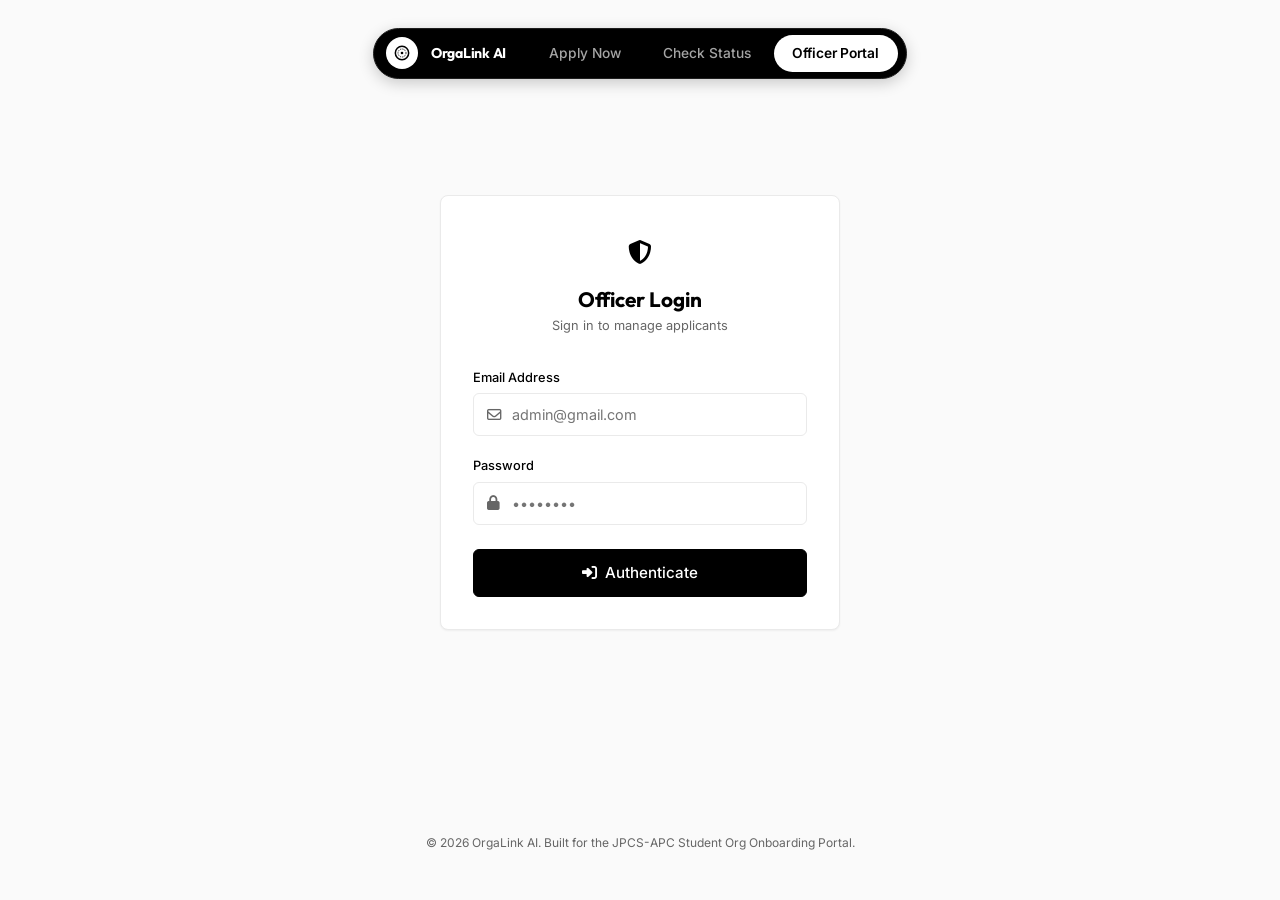
<file: officer.html>
<!DOCTYPE html>
<html lang="en">
<head>
  <meta charset="UTF-8">
  <meta name="viewport" content="width=device-width, initial-scale=1.0">
  <title>OrgaLink AI - Officer Portal</title>
  <meta name="description" content="Secure administrative panel for JPCS-APC recruitment officers to review applicant RAG matches and manage checklist access.">
  
  <!-- Typography & Icons -->
  <link rel="preconnect" href="https://fonts.googleapis.com">
  <link rel="preconnect" href="https://fonts.gstatic.com" crossorigin>
  <link href="https://fonts.googleapis.com/css2?family=Fira+Code:wght@400;500&family=Inter:wght@300;400;500;600;700&family=Outfit:wght@300;400;500;600;700;800&display=swap" rel="stylesheet">
  <link rel="stylesheet" href="https://cdnjs.cloudflare.com/ajax/libs/font-awesome/6.4.0/css/all.min.css">
  <link rel="icon" type="image/svg+xml" href="favicon.svg">
  
  <link rel="stylesheet" href="style.css">
</head>
<body>

  <div class="app-container">
    <!-- Header -->
    <header class="app-header">
      <!-- Navigation Links -->
      <nav class="app-nav">
        <div class="nav-logo-wrapper">
          <!-- Concentric Circle Minimalist Logo -->
          <svg class="nav-logo-icon" viewBox="0 0 24 24" fill="none" xmlns="http://www.w3.org/2000/svg">
            <circle cx="12" cy="12" r="10" stroke="currentColor" stroke-width="2.25"/>
            <circle cx="12" cy="12" r="6" stroke="currentColor" stroke-width="1.25" stroke-dasharray="2 1.5"/>
            <circle cx="12" cy="12" r="2" fill="currentColor"/>
          </svg>
        </div>
        <span class="nav-brand-text">OrgaLink AI</span>
        <a href="index.html" class="nav-link">Apply Now</a>
        <a href="tracker.html" class="nav-link">Check Status</a>
        <a href="officer.html" class="nav-link active">Officer Portal</a>
      </nav>
    </header>

    <!-- Main Content Area -->
    <main class="main-layout">
      
      <!-- 1. Secure Login View -->
      <section class="grid-card login-card" id="admin-login-view">
        <div class="login-header">
          <div class="header-icon" style="margin: 0 auto; width: 48px; height: 48px; font-size: 1.5rem;">
            <i class="fa-solid fa-shield-halved"></i>
          </div>
          <h2>Officer Login</h2>
          <p class="tagline">Sign in to manage applicants</p>
        </div>

        <form id="admin-login-form" class="app-form">
          <div class="form-group">
            <label for="admin-email">Email Address</label>
            <div class="input-wrapper">
              <i class="fa-regular fa-envelope input-icon"></i>
              <input type="email" id="admin-email" placeholder="admin@gmail.com" required autocomplete="username">
            </div>
          </div>

          <div class="form-group">
            <label for="admin-password">Password</label>
            <div class="input-wrapper">
              <i class="fa-solid fa-lock input-icon"></i>
              <input type="password" id="admin-password" placeholder="••••••••" required autocomplete="current-password">
            </div>
          </div>

          <button type="submit" class="primary-btn"><i class="fa-solid fa-right-to-bracket"></i> Authenticate</button>
        </form>
      </section>

      <!-- 2. Secure Dashboard View -->
      <div id="admin-dashboard-view" class="hidden">
        <!-- Dashboard Header -->
        <div class="dashboard-header-panel">
          <div>
            <h2>Recruitment Management Panel</h2>
            <p class="tagline">Candidate evaluations, stage approvals, and committee metrics</p>
          </div>
          <button id="logout-btn" class="logout-btn"><i class="fa-solid fa-right-from-bracket"></i> Sign Out</button>
        </div>

        <!-- Metric Counter Cards -->
        <div class="stats-panel">
          <div class="stat-card">
            <div class="stat-icon applied"><i class="fa-solid fa-inbox"></i></div>
            <div class="stat-details">
              <h4>Total Candidates</h4>
              <span id="stat-total">0</span>
            </div>
          </div>
          <div class="stat-card">
            <div class="stat-icon interview"><i class="fa-solid fa-comments"></i></div>
            <div class="stat-details">
              <h4>In Interview</h4>
              <span id="stat-interview">0</span>
            </div>
          </div>
          <div class="stat-card">
            <div class="stat-icon onboarded"><i class="fa-solid fa-circle-check"></i></div>
            <div class="stat-details">
              <h4>Approved / Onboarded</h4>
              <span id="stat-onboarded">0</span>
            </div>
          </div>
        </div>

        <!-- Committee Distribution breakdown -->
        <div class="committee-breakdown-panel">
          <div class="breakdown-card">
            <span>Web Development:</span>
            <strong id="committee-web-count">0</strong>
          </div>
          <div class="breakdown-card">
            <span>Marketing & Creatives:</span>
            <strong id="committee-marketing-count">0</strong>
          </div>
          <div class="breakdown-card">
            <span>Logistics:</span>
            <strong id="committee-logistics-count">0</strong>
          </div>
        </div>

        <!-- Candidates Database Controls & Table -->
        <section class="grid-card span-full" style="padding: 1.25rem;">
          <div class="dashboard-controls">
            <div class="card-header" style="margin-bottom: 0;">
              <div class="header-icon"><i class="fa-solid fa-users-viewfinder"></i></div>
              <h3>Registered Candidates</h3>
            </div>
            
            <!-- Filters and Sorting options -->
            <div style="display: flex; gap: 1rem; flex-wrap: wrap;">
              <div class="filter-group">
                <label for="filter-status">Filter Status:</label>
                <div class="filter-wrapper">
                  <select id="filter-status" class="filter-select">
                    <option value="all">All Candidates</option>
                    <option value="accepted">Accepted / Approved</option>
                    <option value="pending">Pending Review</option>
                  </select>
                </div>
              </div>
              
              <div class="filter-group">
                <label for="sort-by">Sort By:</label>
                <div class="filter-wrapper">
                  <select id="sort-by" class="filter-select">
                    <option value="date-desc">Latest Applied</option>
                    <option value="name-asc">Name (A-Z)</option>
                    <option value="score-desc">Match Score (Highest)</option>
                  </select>
                </div>
              </div>
            </div>
          </div>

          <div class="table-container">
            <table class="admin-table" id="applicants-table">
              <thead>
                <tr>
                  <th>Applicant Details</th>
                  <th>Student ID & Year</th>
                  <th>Recommended Committee</th>
                  <th>Score</th>
                  <th>Status Timeline</th>
                  <th>Actions</th>
                </tr>
              </thead>
              <tbody id="table-body">
                <!-- Table rows injected via JS -->
              </tbody>
            </table>
          </div>
        </section>
      </div>

    </main>

    <!-- Details Overlay Modal -->
    <div id="applicant-modal" class="modal-overlay hidden">
      <div class="modal-card">
        <button id="modal-close-btn" class="modal-close-btn"><i class="fa-solid fa-xmark"></i></button>
        <div class="card-header">
          <div class="header-icon"><i class="fa-solid fa-address-card"></i></div>
          <h2 id="modal-title">Candidate Evaluation Profile</h2>
        </div>
        
        <div class="modal-grid-2">
          <div class="profile-item">
            <span>Name</span>
            <strong id="modal-name">Alex Rivera</strong>
          </div>
          <div class="profile-item">
            <span>Email</span>
            <strong id="modal-email">alex@gmail.com</strong>
          </div>
          <div class="profile-item">
            <span>Student Number</span>
            <strong id="modal-id">2023-10023</strong>
          </div>
          <div class="profile-item">
            <span>Contact Number</span>
            <strong id="modal-phone">+63 917 123 4567</strong>
          </div>
          <div class="profile-item">
            <span>Course & Year</span>
            <strong id="modal-course-year">BSCS - 2nd Year</strong>
          </div>
          <div class="profile-item">
            <span>Uploaded File</span>
            <div style="display: flex; align-items: center; gap: 0.5rem; flex-wrap: wrap;">
              <strong id="modal-filename">resume.pdf</strong>
              <button id="modal-download-btn" class="action-btn" title="Download file" style="width: auto; height: 26px; padding: 0 0.5rem; display: flex; align-items: center; justify-content: center; gap: 0.25rem; font-size: 0.75rem;"><i class="fa-solid fa-download"></i> Download</button>
            </div>
          </div>
        </div>

        <div class="analysis-result-panel">
          <div class="result-header">
            <h3><i class="fa-solid fa-server"></i> Simulated Gemini Output</h3>
            <span class="match-score-badge" id="modal-score">94% Match</span>
          </div>
          <div class="placement-badge" id="modal-committee">Web Development</div>
          
          <div class="result-block">
            <h4>Evaluation Summary</h4>
            <p id="modal-reasoning">RAG logic reasons analysis notes.</p>
          </div>
        </div>
      </div>
    </div>

    <!-- Footer -->
    <footer class="app-footer">
      <p>&copy; 2026 OrgaLink AI. Built for the JPCS-APC Student Org Onboarding Portal.</p>
    </footer>
  </div>

  <script src="officer.js"></script>
</body>
</html>
</file>
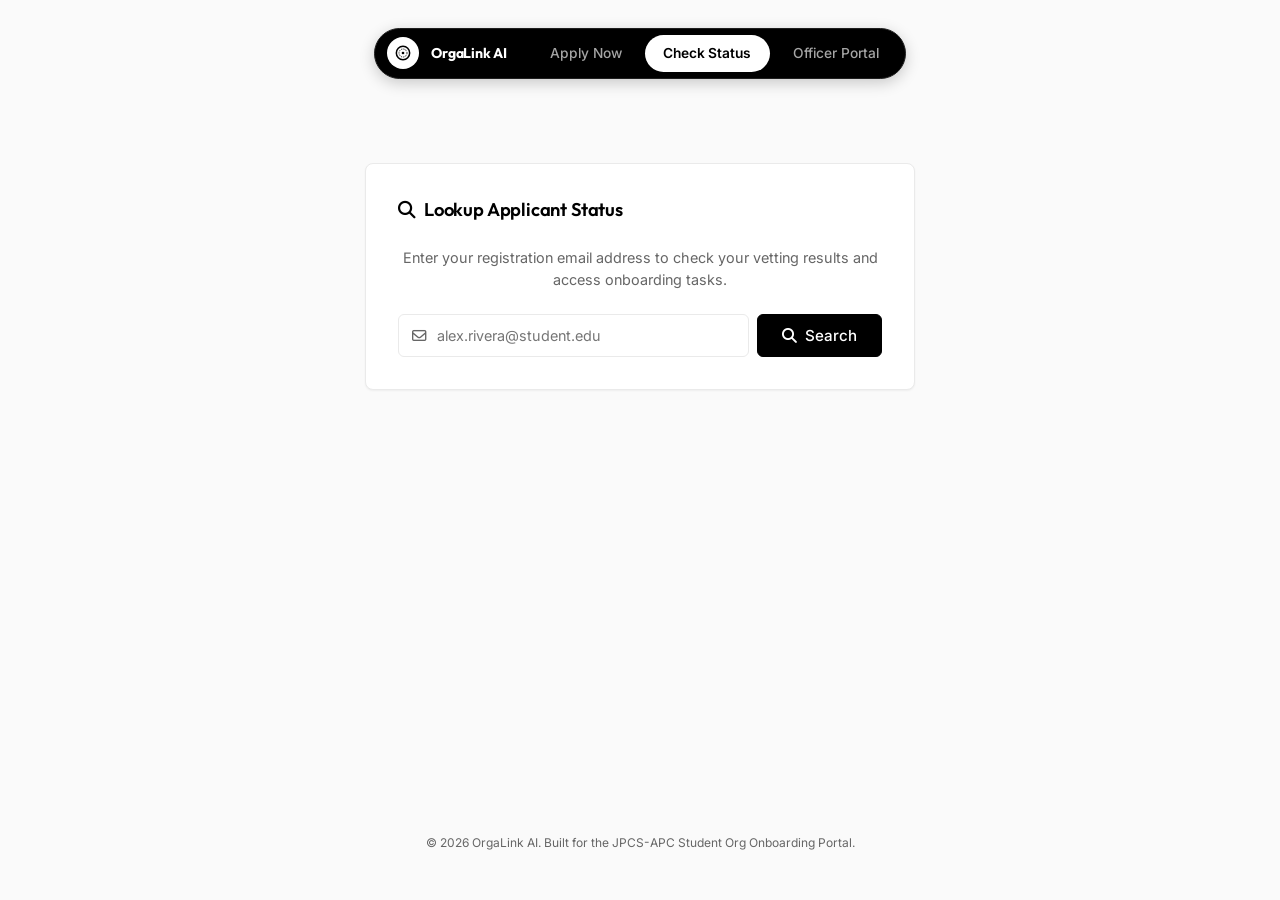
<file: tracker.html>
<!DOCTYPE html>
<html lang="en">
<head>
  <meta charset="UTF-8">
  <meta name="viewport" content="width=device-width, initial-scale=1.0">
  <title>OrgaLink AI - Recruitment Status Tracker</title>
  <meta name="description" content="Check your application vetting status and onboarding requirements on the OrgaLink AI Status Tracker page.">
  
  <!-- Typography & Icons -->
  <link rel="preconnect" href="https://fonts.googleapis.com">
  <link rel="preconnect" href="https://fonts.gstatic.com" crossorigin>
  <link href="https://fonts.googleapis.com/css2?family=Fira+Code:wght@400;500&family=Inter:wght@300;400;500;600;700&family=Outfit:wght@300;400;500;600;700;800&display=swap" rel="stylesheet">
  <link rel="stylesheet" href="https://cdnjs.cloudflare.com/ajax/libs/font-awesome/6.4.0/css/all.min.css">
  <link rel="icon" type="image/svg+xml" href="favicon.svg">
  
  <link rel="stylesheet" href="style.css">
</head>
<body>

  <div class="app-container">
    <!-- Header -->
    <header class="app-header">
      <!-- Navigation Links -->
      <nav class="app-nav">
        <div class="nav-logo-wrapper">
          <!-- Concentric Circle Minimalist Logo -->
          <svg class="nav-logo-icon" viewBox="0 0 24 24" fill="none" xmlns="http://www.w3.org/2000/svg">
            <circle cx="12" cy="12" r="10" stroke="currentColor" stroke-width="2.25"/>
            <circle cx="12" cy="12" r="6" stroke="currentColor" stroke-width="1.25" stroke-dasharray="2 1.5"/>
            <circle cx="12" cy="12" r="2" fill="currentColor"/>
          </svg>
        </div>
        <span class="nav-brand-text">OrgaLink AI</span>
        <a href="index.html" class="nav-link">Apply Now</a>
        <a href="tracker.html" class="nav-link active">Check Status</a>
        <a href="officer.html" class="nav-link">Officer Portal</a>
      </nav>
    </header>

    <!-- Main Content -->
    <main class="main-layout">
      <!-- Search Panel -->
      <section class="grid-card lookup-section">
        <div class="card-header">
          <div class="header-icon"><i class="fa-solid fa-magnifying-glass"></i></div>
          <h2>Lookup Applicant Status</h2>
        </div>
        <p>Enter your registration email address to check your vetting results and access onboarding tasks.</p>
        
        <form id="status-search-form" class="search-bar">
          <div class="input-wrapper">
            <i class="fa-regular fa-envelope input-icon"></i>
            <input type="email" id="search-email" placeholder="alex.rivera@student.edu" required>
          </div>
          <button type="submit" class="primary-btn"><i class="fa-solid fa-search"></i> Search</button>
        </form>
      </section>

      <!-- Status Results Dashboard (Hidden by default) -->
      <div id="tracker-results-container" class="hidden">
        <div class="main-grid">
          <!-- Left Widget: Profile & Placement Results -->
          <section class="grid-card">
            <div class="card-header">
              <div class="header-icon"><i class="fa-regular fa-id-card"></i></div>
              <h2>Application Profile</h2>
            </div>
            
            <div class="applicant-profile-summary">
              <div class="profile-item">
                <span>Full Name</span>
                <strong id="summary-name">Alex Rivera</strong>
              </div>
              <div class="profile-item">
                <span>Student ID</span>
                <strong id="summary-student-id">2023-10043</strong>
              </div>
              <div class="profile-item">
                <span>Contact Number</span>
                <strong id="summary-phone">+63 917 123 4567</strong>
              </div>
              <div class="profile-item">
                <span>Major / Course</span>
                <strong id="summary-course">BS Computer Science</strong>
              </div>
              <div class="profile-item">
                <span>Year Level</span>
                <strong id="summary-year">2nd Year</strong>
              </div>
              <div class="profile-item">
                <span>Applied Date</span>
                <strong id="summary-date">05/23/2026</strong>
              </div>
            </div>

            <!-- Committee Placement Card -->
            <div class="analysis-result-panel" style="margin-top: 1rem;">
              <div class="result-header">
                <h3><i class="fa-solid fa-square-poll-vertical"></i> Match Classification</h3>
                <span class="match-score-badge" id="summary-score">94% Match</span>
              </div>
              <div class="placement-badge" id="summary-placement">Web Development</div>
              <div class="result-block">
                <h4><i class="fa-solid fa-brain"></i> Contextual Evaluation</h4>
                <p id="summary-reasoning">Applicant shows exceptional proficiency in HTML/CSS and frontend UI design based on semantic context analysis.</p>
              </div>
            </div>
          </section>

          <!-- Right Widget: Timeline Progress -->
          <section class="grid-card">
            <div class="card-header">
              <div class="header-icon"><i class="fa-solid fa-route"></i></div>
              <h2>Recruitment Status Tracker</h2>
            </div>
            
            <div class="tracker-timeline" id="status-timeline">
              <div class="timeline-step" data-step="1">
                <div class="step-circle"><i class="fa-regular fa-paper-plane"></i></div>
                <div class="step-content">
                  <h3>Applied</h3>
                  <p>Form and documents submitted</p>
                </div>
              </div>
              <div class="timeline-step" data-step="2">
                <div class="step-circle"><i class="fa-regular fa-comments"></i></div>
                <div class="step-content">
                  <h3>Interview</h3>
                  <p>Vetting & Interview scheduled</p>
                </div>
              </div>
              <div class="timeline-step" data-step="3">
                <div class="step-circle"><i class="fa-regular fa-handshake"></i></div>
                <div class="step-content">
                  <h3>Approved</h3>
                  <p>Admitted as official member</p>
                </div>
              </div>
            </div>

            <!-- Onboarding Checklist Wrapper -->
            <div id="onboarding-checklist-wrapper" style="margin-top: 2rem;">
              <!-- Locked state container -->
              <div id="checklist-locked-box" class="alert-info-box">
                <i class="fa-solid fa-lock"></i>
                <h3>Onboarding Checklist Locked</h3>
                <p>This checklist contains confidential member onboarding materials and becomes accessible once your recruitment is approved by the organization administrator.</p>
              </div>

              <!-- Rejected state container -->
              <div id="checklist-rejected-box" class="alert-info-box hidden" style="border-color: #fca5a5; background: #fff5f5;">
                <i class="fa-solid fa-circle-xmark" style="color: #ef4444; font-size: 1.5rem;"></i>
                <h3 style="color: #991b1b;">Application Not Selected</h3>
                <p style="color: #b91c1c; font-size: 0.85rem;">Thank you for applying to JPCS-APC. After reviewing your profile and RAG evaluation results, we regret to inform you that you have not been selected for membership this semester. We encourage you to apply again in future recruitment periods!</p>
              </div>

              <!-- Unlocked checklist state -->
              <div id="checklist-unlocked-box" class="hidden">
                <div class="card-header-flex">
                  <div class="card-header" style="margin-bottom: 0;">
                    <div class="header-icon"><i class="fa-solid fa-list-check"></i></div>
                    <h3>Member Onboarding Tasks</h3>
                  </div>
                  <div class="progress-container">
                    <span class="progress-text" id="checklist-progress-text">0 of 5 completed</span>
                    <div class="progress-bar-bg">
                      <div class="progress-bar" id="checklist-progress-bar" style="width: 0%;"></div>
                    </div>
                  </div>
                </div>

                <div class="checklist-items">
                  <label class="checklist-item">
                    <input type="checkbox" class="checklist-checkbox" data-task="0">
                    <span class="checkbox-custom"><i class="fa-solid fa-check"></i></span>
                    <span class="checklist-text">Join the JPCS-APC Slack & Discord channels</span>
                  </label>
                  <label class="checklist-item">
                    <input type="checkbox" class="checklist-checkbox" data-task="1">
                    <span class="checkbox-custom"><i class="fa-solid fa-check"></i></span>
                    <span class="checklist-text">Complete the technical/creative committee workshop</span>
                  </label>
                  <label class="checklist-item">
                    <input type="checkbox" class="checklist-checkbox" data-task="2">
                    <span class="checkbox-custom"><i class="fa-solid fa-check"></i></span>
                    <span class="checklist-text">Submit directory bio photo and contact credentials</span>
                  </label>
                  <label class="checklist-item">
                    <input type="checkbox" class="checklist-checkbox" data-task="3">
                    <span class="checkbox-custom"><i class="fa-solid fa-check"></i></span>
                    <span class="checklist-text">Attend the general welcome orientation assembly</span>
                  </label>
                  <label class="checklist-item">
                    <input type="checkbox" class="checklist-checkbox" data-task="4">
                    <span class="checkbox-custom"><i class="fa-solid fa-check"></i></span>
                    <span class="checklist-text">Review and digitally sign the org terms of conduct</span>
                  </label>
                </div>
              </div>
            </div>
          </section>
        </div>
      </div>
    </main>

    <!-- Footer -->
    <footer class="app-footer">
      <p>&copy; 2026 OrgaLink AI. Built for the JPCS-APC Student Org Onboarding Portal.</p>
    </footer>
  </div>

  <script src="tracker.js"></script>
</body>
</html>
</file>
<file: style.css>
/* ----------------------------------------------------
   DESIGN SYSTEM & VARIABLES
   ---------------------------------------------------- */
:root {
  /* Clean B&W Color Palette with Electric Blue Accent */
  --bg-primary: #ffffff;
  --bg-secondary: #fafafa;
  --card-bg: #ffffff;
  --card-border: #eaeaea;
  --card-border-hover: #111111;
  
  --text-primary: #000000;
  --text-muted: #666666;
  --text-dark: #a0a0a0;
  
  /* Brand Accent */
  --accent-color: #0070f3; /* Electric Blue */
  --accent-light: #f0f7ff;
  
  --radius-lg: 8px;
  --radius-md: 6px;
  --radius-sm: 4px;
  --transition-smooth: all 0.2s ease-in-out;
  
  --font-sans: -apple-system, BlinkMacSystemFont, 'Inter', 'Segoe UI', Roboto, Helvetica, Arial, sans-serif;
  --font-display: -apple-system, BlinkMacSystemFont, 'Outfit', 'Segoe UI', sans-serif;
  --font-mono: 'Fira Code', Menlo, Monaco, Consolas, 'Courier New', monospace;
  
  --box-shadow-sm: 0 1px 2px rgba(0, 0, 0, 0.05);
  --box-shadow-md: 0 4px 12px rgba(0, 0, 0, 0.05);
  --box-shadow-lg: 0 12px 24px rgba(0, 0, 0, 0.08);
}

.hidden {
  display: none !important;
}

/* ----------------------------------------------------
   BASE STYLES & RESET
   ---------------------------------------------------- */
* {
  box-sizing: border-box;
  margin: 0;
  padding: 0;
}

body {
  background-color: var(--bg-secondary);
  color: var(--text-primary);
  font-family: var(--font-sans);
  min-height: 100vh;
  line-height: 1.5;
}

/* ----------------------------------------------------
   LAYOUT CONTAINER
   ---------------------------------------------------- */
.app-container {
  max-width: 1200px;
  margin: 0 auto;
  padding: 1.25rem 1.5rem 1.5rem 1.5rem; /* Balanced top margin/padding */
  display: flex;
  flex-direction: column;
  min-height: 100vh;
  gap: 1.75rem;
}

/* ----------------------------------------------------
   HEADER STYLING
   ---------------------------------------------------- */
.app-header {
  display: flex;
  justify-content: center;
  align-items: center;
  padding-top: 0.5rem; /* Balanced top padding */
  padding-bottom: 1.5rem; /* Clean bottom padding */
}

.logo-icon {
  width: 32px;
  height: 32px;
  color: var(--text-primary);
}

.brand-text h1 {
  font-family: var(--font-display);
  font-size: 1.4rem;
  font-weight: 700;
  letter-spacing: -0.02em;
}

.tagline {
  color: var(--text-muted);
  font-size: 0.8rem;
  font-weight: 400;
  margin-top: 0.1rem;
}

/* CAPSULE NAVIGATION BAR */
.app-nav {
  display: flex;
  align-items: center;
  background-color: #000000;
  border-radius: 9999px;
  padding: 6px 8px;
  gap: 0.3rem;
  border: 1px solid #1f1f1f;
  box-shadow: 0 4px 15px rgba(0, 0, 0, 0.2);
}

.nav-logo-wrapper {
  width: 32px;
  height: 32px;
  border-radius: 50%;
  background: #ffffff;
  color: #000000;
  display: flex;
  align-items: center;
  justify-content: center;
  margin-left: 4px;
  margin-right: 4px;
  flex-shrink: 0;
}

.nav-logo-icon {
  width: 16px;
  height: 16px;
}

.nav-brand-text {
  color: #ffffff;
  font-weight: 700;
  font-family: var(--font-display);
  font-size: 0.88rem;
  margin-right: 1.25rem;
  margin-left: 0.25rem;
  letter-spacing: -0.018em;
  user-select: none;
}

.nav-link {
  color: #a5a5a5;
  text-decoration: none;
  font-size: 0.86rem;
  font-weight: 500;
  padding: 0.5rem 1.15rem;
  border-radius: 9999px;
  transition: all 0.2s cubic-bezier(0.4, 0, 0.2, 1);
  display: flex;
  align-items: center;
  gap: 0.4rem;
}

.nav-link:hover {
  color: #ffffff;
  background: rgba(255, 255, 255, 0.12);
  transform: scale(1.03) translateY(-0.5px);
}

.nav-link:active {
  transform: scale(0.96) translateY(0);
}

.nav-link.active {
  color: #000000;
  background: #ffffff;
  font-weight: 600;
  box-shadow: 0 2px 5px rgba(0, 0, 0, 0.15);
}

.nav-link.active:hover {
  color: #000000;
  background: #ffffff;
  transform: scale(1.02);
}

.system-status {
  display: flex;
  align-items: center;
  gap: 0.4rem;
  padding: 0.35rem 0.75rem;
  border-radius: 50px;
  background: var(--bg-primary);
  border: 1px solid var(--card-border);
}

.status-indicator {
  width: 6px;
  height: 6px;
  border-radius: 50%;
  background-color: var(--text-dark);
}

.status-indicator.online {
  background-color: var(--accent-color);
}

.status-text {
  font-size: 0.75rem;
  font-weight: 500;
  color: var(--text-muted);
}

/* ----------------------------------------------------
   GRID CARD STYLING (MINIMALIST WHITE)
   ---------------------------------------------------- */
.main-grid {
  display: grid;
  grid-template-columns: repeat(2, 1fr);
  gap: 1.5rem;
}

.span-full {
  grid-column: span 2;
}

.grid-card {
  background: var(--card-bg);
  border: 1px solid var(--card-border);
  border-radius: var(--radius-lg);
  padding: 2rem;
  transition: var(--transition-smooth);
  box-shadow: var(--box-shadow-sm);
}

.grid-card:hover {
  border-color: #d1d1d1;
}

.card-header {
  display: flex;
  align-items: center;
  gap: 0.5rem;
  margin-bottom: 1.5rem;
}

.header-icon {
  font-size: 1.1rem;
  color: var(--text-primary);
  display: flex;
  align-items: center;
  justify-content: center;
}

.card-header h2 {
  font-family: var(--font-display);
  font-size: 1.15rem;
  font-weight: 600;
  letter-spacing: -0.01em;
}

/* ----------------------------------------------------
   FORM ELEMENTS
   ---------------------------------------------------- */
.app-form {
  display: flex;
  flex-direction: column;
  gap: 1.25rem;
}

.form-row-2 {
  display: grid;
  grid-template-columns: 1fr 1fr;
  gap: 1rem;
}

.form-group {
  display: flex;
  flex-direction: column;
  gap: 0.4rem;
}

.form-group label {
  font-size: 0.8rem;
  font-weight: 500;
  color: var(--text-primary);
}

.input-wrapper {
  position: relative;
}

.input-icon {
  position: absolute;
  left: 0.85rem;
  top: 50%;
  transform: translateY(-50%);
  color: var(--text-muted);
  font-size: 0.9rem;
  pointer-events: none;
}

.input-wrapper input,
.input-wrapper select {
  width: 100%;
  padding: 0.75rem 0.85rem 0.75rem 2.35rem;
  background: var(--bg-primary);
  border: 1px solid var(--card-border);
  border-radius: var(--radius-md);
  color: var(--text-primary);
  font-family: var(--font-sans);
  font-size: 0.9rem;
  transition: var(--transition-smooth);
  appearance: none;
}

.input-wrapper select {
  cursor: pointer;
}

.input-wrapper:has(select)::after {
  content: "\f107";
  font-family: "Font Awesome 6 Free";
  font-weight: 900;
  position: absolute;
  right: 0.85rem;
  top: 50%;
  transform: translateY(-50%);
  color: var(--text-muted);
  font-size: 0.8rem;
  pointer-events: none;
}

.input-wrapper input:focus,
.input-wrapper select:focus {
  outline: none;
  border-color: var(--text-primary);
}

/* Drag and Drop Zone */
.upload-zone {
  border: 1px dashed var(--card-border);
  border-radius: var(--radius-md);
  padding: 2rem 1.5rem;
  text-align: center;
  background: var(--bg-secondary);
  cursor: pointer;
  transition: var(--transition-smooth);
  display: flex;
  flex-direction: column;
  align-items: center;
  gap: 0.4rem;
}

.upload-zone.dragover {
  border-color: var(--text-primary);
  background: #f4f4f4;
}

.upload-icon {
  font-size: 1.75rem;
  color: var(--text-muted);
  transition: var(--transition-smooth);
}

.upload-zone:hover .upload-icon {
  color: var(--text-primary);
}

.upload-main-text {
  font-size: 0.85rem;
  color: var(--text-primary);
}

.browse-link {
  color: var(--accent-color);
  font-weight: 500;
  text-decoration: underline;
}

.upload-sub-text {
  font-size: 0.75rem;
  color: var(--text-muted);
}

/* File Badge */
.file-badge {
  display: inline-flex;
  align-items: center;
  gap: 0.4rem;
  background: #f0f0f0;
  border: 1px solid #e0e0e0;
  padding: 0.3rem 0.75rem;
  border-radius: 50px;
  font-size: 0.75rem;
  color: var(--text-primary);
  margin-top: 0.5rem;
  animation: fadeIn 0.2s ease;
}

.file-badge .remove-btn {
  background: transparent;
  border: none;
  color: var(--text-muted);
  cursor: pointer;
  font-size: 0.8rem;
  display: flex;
  align-items: center;
  transition: var(--transition-smooth);
}

.file-badge .remove-btn:hover {
  color: var(--text-primary);
}

/* Primary Button */
.primary-btn {
  background: #000000;
  border: 1px solid #000000;
  color: #ffffff;
  padding: 0.85rem;
  border-radius: var(--radius-md);
  font-family: var(--font-sans);
  font-weight: 500;
  font-size: 0.95rem;
  cursor: pointer;
  display: flex;
  align-items: center;
  justify-content: center;
  gap: 0.5rem;
  transition: all 0.2s cubic-bezier(0.4, 0, 0.2, 1);
  margin-top: 0.25rem;
  width: 100%;
}

.primary-btn:hover {
  background: #111111;
  border-color: #111111;
  transform: scale(1.01) translateY(-1px);
  box-shadow: 0 4px 12px rgba(0, 0, 0, 0.08);
}

.primary-btn:active {
  background: #222222;
  transform: scale(0.99) translateY(0);
}

/* ----------------------------------------------------
   TERMINAL CONSOLE (MATTE BLACK WRAPPER)
   ---------------------------------------------------- */
.terminal-wrapper {
  background: #09090b;
  border: 1px solid #18181b;
  border-radius: var(--radius-md);
  overflow: hidden;
  height: 250px;
  display: flex;
  flex-direction: column;
  box-shadow: var(--box-shadow-md);
  margin-bottom: 1.25rem;
}

.terminal-header {
  background: #18181b;
  border-bottom: 1px solid #27272a;
  padding: 0.5rem 1rem;
  display: flex;
  align-items: center;
  justify-content: space-between;
}

.terminal-dots {
  display: flex;
  gap: 6px;
}

.dot {
  width: 8px;
  height: 8px;
  border-radius: 50%;
  background-color: #27272a;
}

.terminal-title {
  font-family: var(--font-mono);
  font-size: 0.7rem;
  color: #a1a1aa;
}

.terminal-body {
  padding: 1rem;
  overflow-y: auto;
  font-family: var(--font-mono);
  font-size: 0.75rem;
  display: flex;
  flex-direction: column;
  gap: 0.4rem;
  flex-grow: 1;
}

.terminal-line {
  line-height: 1.4;
  word-break: break-all;
}

.terminal-line.cmd-prompt {
  color: #fafafa;
}

.terminal-line.cmd-prompt::before {
  content: "> ";
  color: var(--text-dark);
}

.terminal-line.system-msg {
  color: #71717a;
}

.terminal-line.success-msg {
  color: #22c55e;
}

.terminal-line.progress-msg {
  color: var(--accent-color);
}

.terminal-line.code-call {
  color: #e4e4e7;
}

/* ----------------------------------------------------
   ANALYSIS RESULTS INTERFACE
   ---------------------------------------------------- */
.analysis-result-panel {
  border: 1px solid var(--card-border);
  border-radius: var(--radius-md);
  padding: 1.25rem;
  animation: slideDown 0.3s ease;
  display: flex;
  flex-direction: column;
  gap: 1rem;
  background: var(--bg-secondary);
}

.result-header {
  display: flex;
  justify-content: space-between;
  align-items: center;
}

.result-header h3 {
  font-size: 0.9rem;
  font-weight: 600;
  display: flex;
  align-items: center;
  gap: 0.4rem;
}

.match-score-badge {
  background: #f0fdf4;
  color: #16a34a;
  border: 1px solid #bbf7d0;
  padding: 0.15rem 0.5rem;
  border-radius: 50px;
  font-size: 0.7rem;
  font-weight: 600;
}

.placement-badge {
  background: #000000;
  color: #ffffff;
  padding: 0.6rem;
  text-align: center;
  border-radius: var(--radius-md);
  font-family: var(--font-display);
  font-weight: 700;
  font-size: 1.1rem;
}

.result-block {
  display: flex;
  flex-direction: column;
  gap: 0.2rem;
}

.result-block h4 {
  font-size: 0.75rem;
  font-weight: 600;
  color: var(--text-muted);
  text-transform: uppercase;
  letter-spacing: 0.05em;
}

.result-block p {
  font-size: 0.8rem;
  color: var(--text-muted);
  line-height: 1.4;
}

.result-navigation-tip {
  border-top: 1px solid var(--card-border);
  padding-top: 0.75rem;
}

.tip-text {
  font-size: 0.75rem;
  color: var(--text-muted);
}

.accent-link {
  color: var(--accent-color);
  font-weight: 500;
  text-decoration: underline;
}

/* ----------------------------------------------------
   AVAILABLE COMMITTEE POSITIONS LAYOUT (APPLY NOW BOTTOM)
   ---------------------------------------------------- */
.roles-grid {
  display: grid;
  grid-template-columns: repeat(3, 1fr);
  gap: 1.5rem;
  margin-top: 0.5rem;
}

.role-committee-card {
  border: 1px solid var(--card-border);
  border-radius: var(--radius-md);
  padding: 1.5rem;
  transition: var(--transition-smooth);
  display: flex;
  flex-direction: column;
  gap: 0.75rem;
  background: var(--bg-primary);
}

.role-committee-card.web-dev {
  border-top: 3px solid var(--accent-color);
}
.role-committee-card.web-dev:hover {
  border-color: var(--accent-color);
  box-shadow: 0 4px 15px rgba(0, 112, 243, 0.06);
}
.role-committee-card.web-dev .role-header i {
  color: var(--accent-color);
}

.role-committee-card.marketing {
  border-top: 3px solid #a855f7;
}
.role-committee-card.marketing:hover {
  border-color: #a855f7;
  box-shadow: 0 4px 15px rgba(168, 85, 247, 0.06);
}
.role-committee-card.marketing .role-header i {
  color: #a855f7;
}

.role-committee-card.logistics {
  border-top: 3px solid #f97316;
}
.role-committee-card.logistics:hover {
  border-color: #f97316;
  box-shadow: 0 4px 15px rgba(249, 115, 22, 0.06);
}
.role-committee-card.logistics .role-header i {
  color: #f97316;
}

.role-header {
  display: flex;
  align-items: center;
  gap: 0.5rem;
}

.role-header i {
  font-size: 1rem;
  transition: var(--transition-smooth);
}

.role-header h3 {
  font-family: var(--font-display);
  font-size: 1rem;
  font-weight: 600;
}

.role-intro {
  font-size: 0.78rem;
  color: var(--text-muted);
  line-height: 1.4;
}

.role-list {
  list-style: none;
  display: flex;
  flex-direction: column;
  gap: 0.6rem;
  border-top: 1px solid var(--card-border);
  padding-top: 0.85rem;
  margin-top: auto;
}

.role-list li {
  font-size: 0.78rem;
  color: var(--text-muted);
  line-height: 1.35;
}

.role-list li strong {
  color: var(--text-primary);
  display: block;
}

/* ----------------------------------------------------
   STATUS TRACKER LOOKUP PAGE
   ---------------------------------------------------- */
.lookup-section {
  max-width: 550px;
  margin: 2rem auto;
  text-align: center;
}

.lookup-section p {
  color: var(--text-muted);
  font-size: 0.9rem;
  margin-bottom: 1.5rem;
}

.search-bar {
  display: flex;
  gap: 0.5rem;
}

.search-bar .input-wrapper {
  flex-grow: 1;
}

.search-bar .primary-btn {
  width: auto;
  padding: 0 1.5rem;
  margin-top: 0;
  white-space: nowrap;
}

.status-feedback-card {
  margin-top: 1.5rem;
  animation: slideDown 0.3s ease;
}

.applicant-profile-summary {
  display: grid;
  grid-template-columns: repeat(2, 1fr);
  gap: 1.25rem;
  background: var(--bg-secondary);
  border: 1px solid var(--card-border);
  border-radius: var(--radius-md);
  padding: 1.5rem;
  text-align: left;
  font-size: 0.85rem;
  margin-bottom: 1.5rem;
}

.profile-item span {
  color: var(--text-muted);
  font-weight: 500;
  display: block;
  font-size: 0.72rem;
  text-transform: uppercase;
  letter-spacing: 0.03em;
  margin-bottom: 0.25rem;
}

.profile-item strong {
  color: var(--text-primary);
}

.alert-info-box {
  border: 1px solid var(--card-border);
  background: var(--bg-secondary);
  padding: 1.5rem;
  border-radius: var(--radius-md);
  font-size: 0.85rem;
  color: var(--text-muted);
  text-align: center;
  margin-top: 1rem;
  display: flex;
  flex-direction: column;
  gap: 0.4rem;
  align-items: center;
}

.alert-info-box i {
  font-size: 1.25rem;
  color: var(--text-primary);
}

.alert-info-box h3 {
  font-size: 0.95rem;
  font-weight: 600;
  color: var(--text-primary);
}

/* ----------------------------------------------------
   STATUS TRACKER TIMELINE
   ---------------------------------------------------- */
.tracker-timeline {
  display: flex;
  justify-content: space-between;
  position: relative;
  margin: 1.5rem 0;
  gap: 1rem;
}

.tracker-timeline::before {
  content: "";
  position: absolute;
  top: 20px;
  left: 20px;
  right: 20px;
  height: 1px;
  background: var(--card-border);
  z-index: 1;
}

.timeline-step {
  display: flex;
  flex-direction: column;
  align-items: center;
  text-align: center;
  flex: 1;
  z-index: 2;
  position: relative;
}

.step-circle {
  width: 40px;
  height: 40px;
  border-radius: 50%;
  background: var(--bg-primary);
  border: 1px solid var(--card-border);
  color: var(--text-muted);
  display: flex;
  align-items: center;
  justify-content: center;
  font-size: 1rem;
  transition: var(--transition-smooth);
}

.step-content {
  margin-top: 0.75rem;
}

.step-content h3 {
  font-family: var(--font-display);
  font-size: 0.85rem;
  font-weight: 600;
  color: var(--text-muted);
}

.step-content p {
  font-size: 0.75rem;
  color: var(--text-muted);
  margin-top: 0.1rem;
  max-width: 140px;
}

/* States styling */
.timeline-step.active .step-circle {
  border-color: var(--text-primary);
  color: var(--text-primary);
  font-weight: 600;
}

.timeline-step.active .step-content h3 {
  color: var(--text-primary);
}

.timeline-step.completed .step-circle {
  background: #000000;
  border-color: #000000;
  color: #ffffff;
}

.timeline-step.completed .step-content h3 {
  color: #000000;
}

/* ----------------------------------------------------
   ONBOARDING CHECKLIST
   ---------------------------------------------------- */
.card-header-flex {
  display: flex;
  justify-content: space-between;
  align-items: center;
  flex-wrap: wrap;
  gap: 1rem;
  margin-bottom: 1.5rem;
  border-bottom: 1px solid var(--card-border);
  padding-bottom: 1rem;
}

.card-header-flex .card-header {
  margin-bottom: 0;
}

/* Checklist Progress */
.progress-container {
  display: flex;
  align-items: center;
  gap: 0.75rem;
}

.progress-text {
  font-size: 0.8rem;
  font-weight: 500;
  color: var(--text-muted);
  white-space: nowrap;
}

.progress-bar-bg {
  width: 120px;
  height: 4px;
  background: #eaeaea;
  border-radius: 50px;
  overflow: hidden;
}

.progress-bar {
  height: 100%;
  background: #000000;
  border-radius: 50px;
  transition: width 0.3s ease;
}

/* Checklist Items */
.checklist-items {
  display: flex;
  flex-direction: column;
  gap: 0.5rem;
}

.checklist-item {
  display: flex;
  align-items: center;
  gap: 0.75rem;
  padding: 0.75rem 1rem;
  background: var(--bg-primary);
  border: 1px solid var(--card-border);
  border-radius: var(--radius-md);
  cursor: pointer;
  transition: var(--transition-smooth);
  user-select: none;
}

.checklist-item:hover {
  background: var(--bg-secondary);
}

.checklist-item input[type="checkbox"] {
  display: none;
}

.checkbox-custom {
  width: 18px;
  height: 18px;
  border-radius: var(--radius-sm);
  border: 1px solid #dcdcdc;
  display: flex;
  align-items: center;
  justify-content: center;
  font-size: 0.6rem;
  color: transparent;
  transition: var(--transition-smooth);
  flex-shrink: 0;
  background: #ffffff;
}

.checklist-item input:checked + .checkbox-custom {
  background: #000000;
  border-color: #000000;
  color: #ffffff;
}

.checklist-text {
  font-size: 0.85rem;
  color: var(--text-primary);
}

.checklist-item input:checked ~ .checklist-text {
  text-decoration: line-through;
  color: var(--text-muted);
}

/* ----------------------------------------------------
   OFFICER / ADMIN STYLING
   ---------------------------------------------------- */
.login-card {
  max-width: 400px;
  margin: 4rem auto;
}

.login-header {
  text-align: center;
  margin-bottom: 2rem;
}

.login-header h2 {
  font-family: var(--font-display);
  font-size: 1.3rem;
  margin-top: 0.5rem;
}

.dashboard-header-panel {
  display: flex;
  justify-content: space-between;
  align-items: center;
  margin-bottom: 1.5rem;
  flex-wrap: wrap;
  gap: 1rem;
}

.logout-btn {
  background: #ffffff;
  border: 1px solid var(--card-border);
  color: var(--text-primary);
  padding: 0.45rem 1rem;
  font-size: 0.8rem;
  font-weight: 500;
  border-radius: var(--radius-sm);
  cursor: pointer;
  transition: var(--transition-smooth);
}

.logout-btn:hover {
  background: #f0f0f0;
}

/* Stats panels (Updated B&W layout) */
.stats-panel {
  display: grid;
  grid-template-columns: repeat(3, 1fr);
  gap: 1rem;
  margin-bottom: 1.5rem;
}

.stat-card {
  background: var(--card-bg);
  border: 1px solid var(--card-border);
  border-radius: var(--radius-md);
  padding: 1.25rem 1.5rem;
  display: flex;
  align-items: center;
  gap: 1rem;
  box-shadow: var(--box-shadow-sm);
}

.stat-icon {
  width: 36px;
  height: 36px;
  border-radius: var(--radius-sm);
  display: flex;
  align-items: center;
  justify-content: center;
  font-size: 1rem;
  color: var(--text-primary);
  background: var(--bg-secondary);
  border: 1px solid var(--card-border);
}

.stat-details h4 {
  font-size: 0.7rem;
  color: var(--text-muted);
  text-transform: uppercase;
  letter-spacing: 0.05em;
}

.stat-details span {
  font-family: var(--font-display);
  font-size: 1.3rem;
  font-weight: 700;
  color: var(--text-primary);
}

/* Committee Distribution Stats styling */
.committee-breakdown-panel {
  display: grid;
  grid-template-columns: repeat(3, 1fr);
  gap: 1rem;
  margin-bottom: 1.5rem;
  background: var(--card-bg);
  border: 1px solid var(--card-border);
  padding: 1rem 1.5rem;
  border-radius: var(--radius-md);
  box-shadow: var(--box-shadow-sm);
}

.breakdown-card {
  display: flex;
  justify-content: space-between;
  align-items: center;
  font-size: 0.8rem;
  color: var(--text-muted);
}

.breakdown-card strong {
  color: var(--text-primary);
  font-family: var(--font-mono);
  font-size: 0.95rem;
}

/* Administrative filters styling */
.dashboard-controls {
  display: flex;
  justify-content: space-between;
  align-items: center;
  flex-wrap: wrap;
  gap: 1rem;
  margin-bottom: 1.25rem;
}

.filter-group {
  display: flex;
  align-items: center;
  gap: 0.5rem;
}

.filter-group label {
  font-size: 0.75rem;
  font-weight: 500;
  color: var(--text-muted);
}

.filter-select {
  padding: 0.35rem 1.5rem 0.35rem 0.5rem;
  background: var(--bg-primary);
  border: 1px solid var(--card-border);
  border-radius: var(--radius-sm);
  color: var(--text-primary);
  font-family: var(--font-sans);
  font-size: 0.75rem;
  cursor: pointer;
  appearance: none;
  position: relative;
}

.filter-wrapper {
  position: relative;
}

.filter-wrapper::after {
  content: "\f107";
  font-family: "Font Awesome 6 Free";
  font-weight: 900;
  position: absolute;
  right: 0.5rem;
  top: 50%;
  transform: translateY(-50%);
  color: var(--text-muted);
  font-size: 0.7rem;
  pointer-events: none;
}

.filter-select option {
  background: var(--bg-primary);
  color: var(--text-primary);
}

/* Applicant Table Layout */
.table-container {
  overflow-x: auto;
  border: 1px solid var(--card-border);
  border-radius: var(--radius-md);
  background: var(--bg-primary);
}

.admin-table {
  width: 100%;
  border-collapse: collapse;
  text-align: left;
  font-size: 0.85rem;
}

.admin-table th,
.admin-table td {
  padding: 0.85rem 1rem;
  border-bottom: 1px solid var(--card-border);
}

.admin-table th {
  background: var(--bg-secondary);
  color: var(--text-muted);
  font-weight: 600;
  text-transform: uppercase;
  font-size: 0.7rem;
  letter-spacing: 0.05em;
}

.admin-table tbody tr:hover {
  background: var(--bg-secondary);
}

/* Badges */
.badge {
  display: inline-block;
  padding: 0.15rem 0.45rem;
  border-radius: var(--radius-sm);
  font-size: 0.7rem;
  font-weight: 500;
  border: 1px solid transparent;
}

.badge.blue { background: #f0f4f8; color: #1e3a8a; border-color: #dbeafe; }
.badge.purple { background: #faf5ff; color: #581c87; border-color: #f3e8ff; }
.badge.orange { background: #fffbeb; color: #78350f; border-color: #fef3c7; }
.badge.green { background: #f0fdf4; color: #14532d; border-color: #dcfce7; }
.badge.red { background: #fef2f2; color: #7f1d1d; border-color: #fee2e2; }

/* Table action buttons */
.action-btns {
  display: flex;
  gap: 0.3rem;
}

.action-btn {
  background: var(--bg-primary);
  border: 1px solid var(--card-border);
  color: var(--text-muted);
  width: 28px;
  height: 28px;
  border-radius: var(--radius-sm);
  display: flex;
  align-items: center;
  justify-content: center;
  cursor: pointer;
  transition: var(--transition-smooth);
  font-size: 0.75rem;
}

.action-btn:hover {
  color: var(--text-primary);
  border-color: var(--text-primary);
  background: var(--bg-secondary);
}

.action-btn.interview:hover {
  color: var(--accent-color);
  border-color: var(--accent-color);
  background: var(--accent-light);
}

.action-btn.approve:hover {
  color: #16a34a;
  border-color: #16a34a;
  background: #f0fdf4;
}

.action-btn.reject:hover {
  color: #ef4444;
  border-color: #ef4444;
  background: #fef2f2;
}

.action-btn.delete:hover {
  color: #ef4444;
  border-color: #ef4444;
  background: #fef2f2;
}

/* Details Overlay/Modal */
.modal-overlay {
  position: fixed;
  top: 0;
  left: 0;
  width: 100vw;
  height: 100vh;
  background: rgba(0, 0, 0, 0.4);
  z-index: 100;
  display: flex;
  align-items: center;
  justify-content: center;
  animation: fadeIn 0.2s ease;
}

.modal-card {
  background: var(--bg-primary);
  border: 1px solid var(--card-border);
  border-radius: var(--radius-lg);
  max-width: 600px;
  width: 90%;
  padding: 2rem;
  box-shadow: var(--box-shadow-lg);
  display: flex;
  flex-direction: column;
  gap: 1.5rem;
  position: relative;
}

.modal-close-btn {
  position: absolute;
  top: 1.25rem;
  right: 1.25rem;
  background: transparent;
  border: none;
  color: var(--text-muted);
  font-size: 1.1rem;
  cursor: pointer;
  transition: var(--transition-smooth);
}

.modal-close-btn:hover {
  color: var(--text-primary);
}

.modal-grid-2 {
  display: grid;
  grid-template-columns: 1fr 1fr;
  gap: 1.5rem;
}

/* Empty Table state */
.empty-table-msg {
  padding: 3rem !important;
  text-align: center;
  color: var(--text-muted);
}

.empty-table-msg i {
  font-size: 2rem;
  margin-bottom: 0.75rem;
}

/* ----------------------------------------------------
   FOOTER STYLING
   ---------------------------------------------------- */
.app-footer {
  text-align: center;
  padding: 1.5rem 0;
  color: var(--text-muted);
  font-size: 0.75rem;
  margin-top: auto;
}

/* ----------------------------------------------------
   ANIMATION KEYFRAMES
   ---------------------------------------------------- */
@keyframes fadeIn {
  from { opacity: 0; transform: scale(0.98); }
  to { opacity: 1; transform: scale(1); }
}

@keyframes slideDown {
  from { opacity: 0; transform: translateY(-8px); }
  to { opacity: 1; transform: translateY(0); }
}

/* ----------------------------------------------------
   RESPONSIVE DESIGN (MOBILE-FIRST BREAKPOINTS)
   ---------------------------------------------------- */

/* Tablet Viewport (Under 992px) */
@media (max-width: 992px) {
  .main-grid {
    grid-template-columns: 1fr;
  }
  
  .span-full {
    grid-column: span 1;
  }

  .stats-panel {
    grid-template-columns: 1fr;
  }

  .committee-breakdown-panel {
    grid-template-columns: 1fr;
    gap: 0.5rem;
  }

  .roles-grid {
    grid-template-columns: 1fr;
  }
  
  .tracker-timeline {
    flex-wrap: wrap;
    gap: 1.5rem;
  }

  .timeline-step {
    flex: unset;
    width: 100%;
    flex-direction: row;
    text-align: left;
    gap: 1rem;
    align-items: center;
  }

  .tracker-timeline::before {
    display: none;
  }

  .step-content {
    margin-top: 0;
  }

  .step-content p {
    max-width: unset;
  }
}

/* Mobile Viewport (Under 576px) */
@media (max-width: 576px) {
  .app-container {
    padding: 1rem;
    gap: 1.5rem;
  }

  .app-header {
    width: 100%;
    display: flex;
    justify-content: center;
    align-items: center;
    padding: 1rem 0;
  }

  .app-nav {
    width: 100%;
    justify-content: center;
    flex-wrap: wrap;
    gap: 0.25rem;
    padding: 6px;
  }

  .nav-brand-text {
    display: none;
  }

  .nav-link {
    font-size: 0.8rem;
    padding: 0.45rem 0.8rem;
  }

  .system-status {
    width: 100%;
    justify-content: center;
  }

  .brand {
    width: 100%;
  }

  .brand-text h1 {
    font-size: 1.25rem;
  }

  .form-row-2 {
    grid-template-columns: 1fr;
  }

  .grid-card {
    padding: 1.25rem;
  }

  .terminal-wrapper {
    height: 220px;
  }

  .progress-container {
    width: 100%;
    justify-content: space-between;
    margin-top: 0.5rem;
  }

  .progress-bar-bg {
    flex-grow: 1;
    max-width: 180px;
  }

  .search-bar {
    flex-direction: column;
  }

  .search-bar .primary-btn {
    width: 100%;
  }

  .dashboard-controls {
    flex-direction: column;
    align-items: flex-start;
  }
}
</file>
